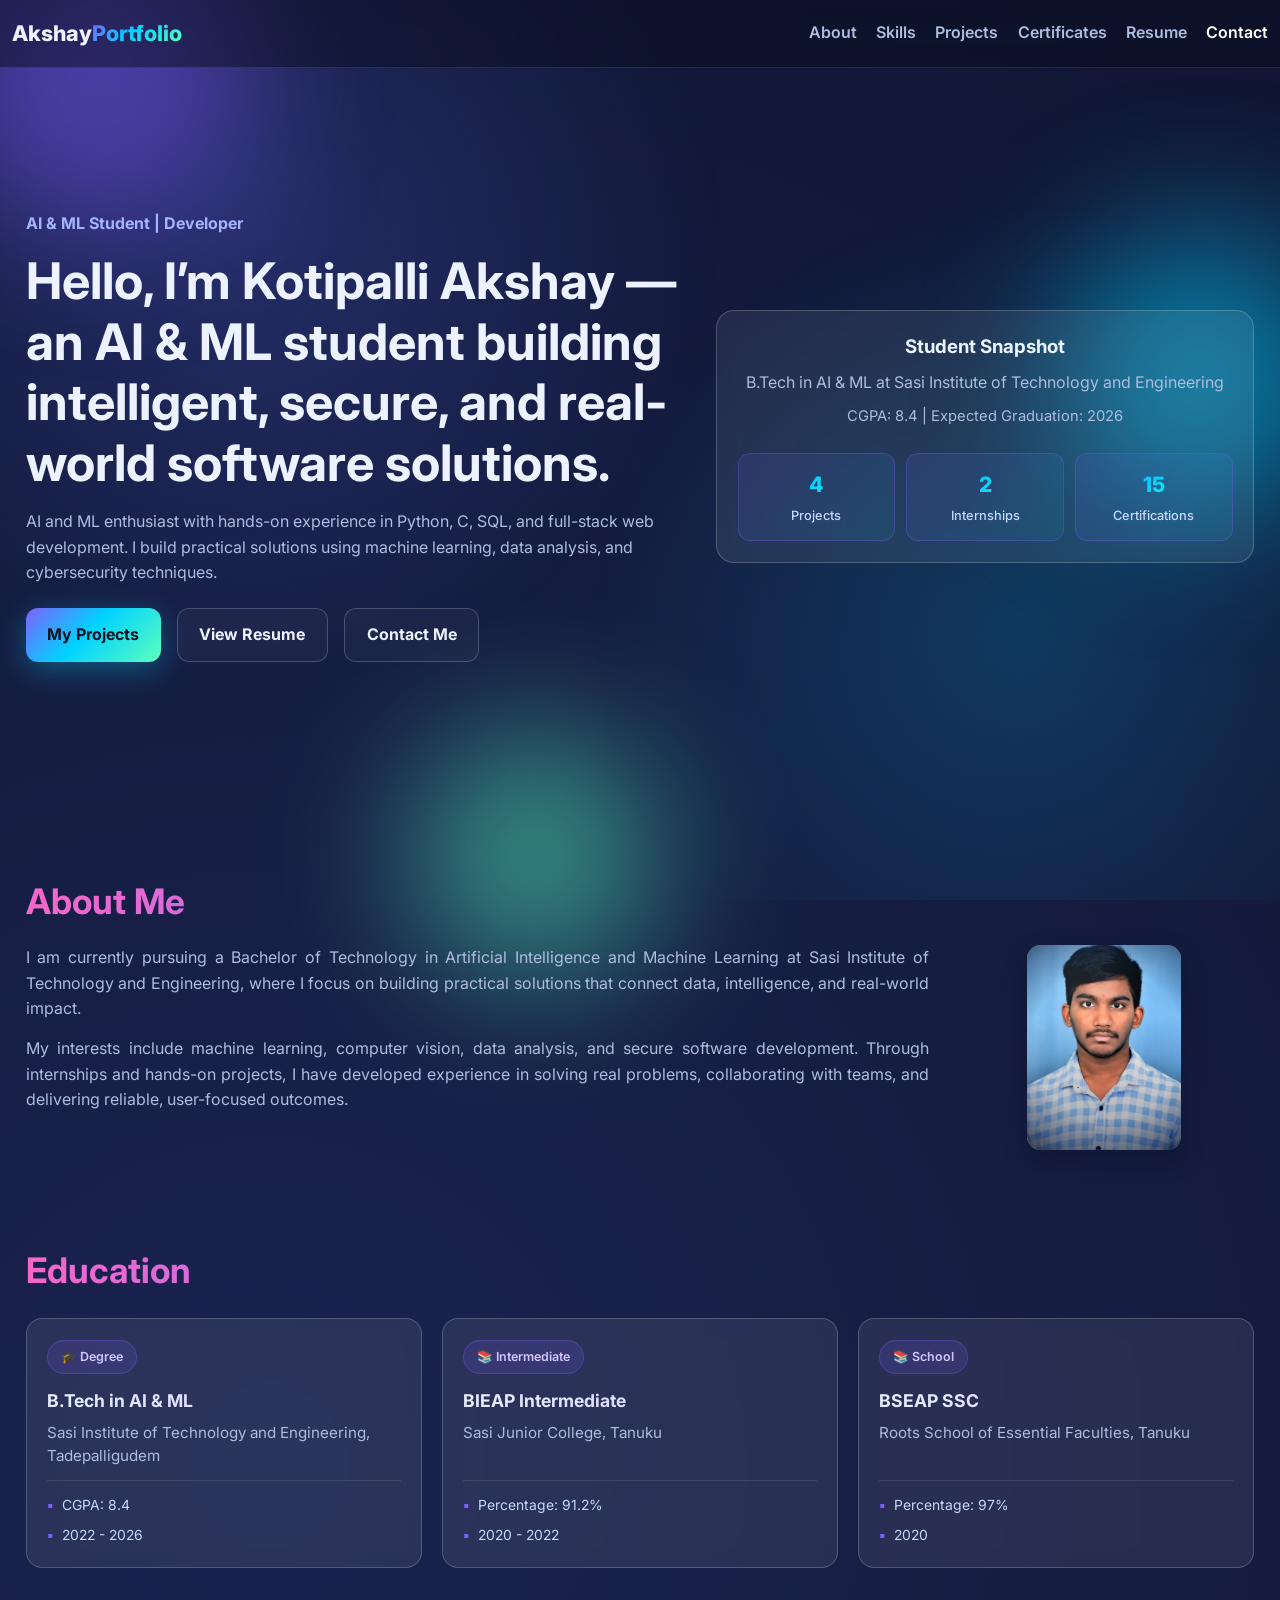
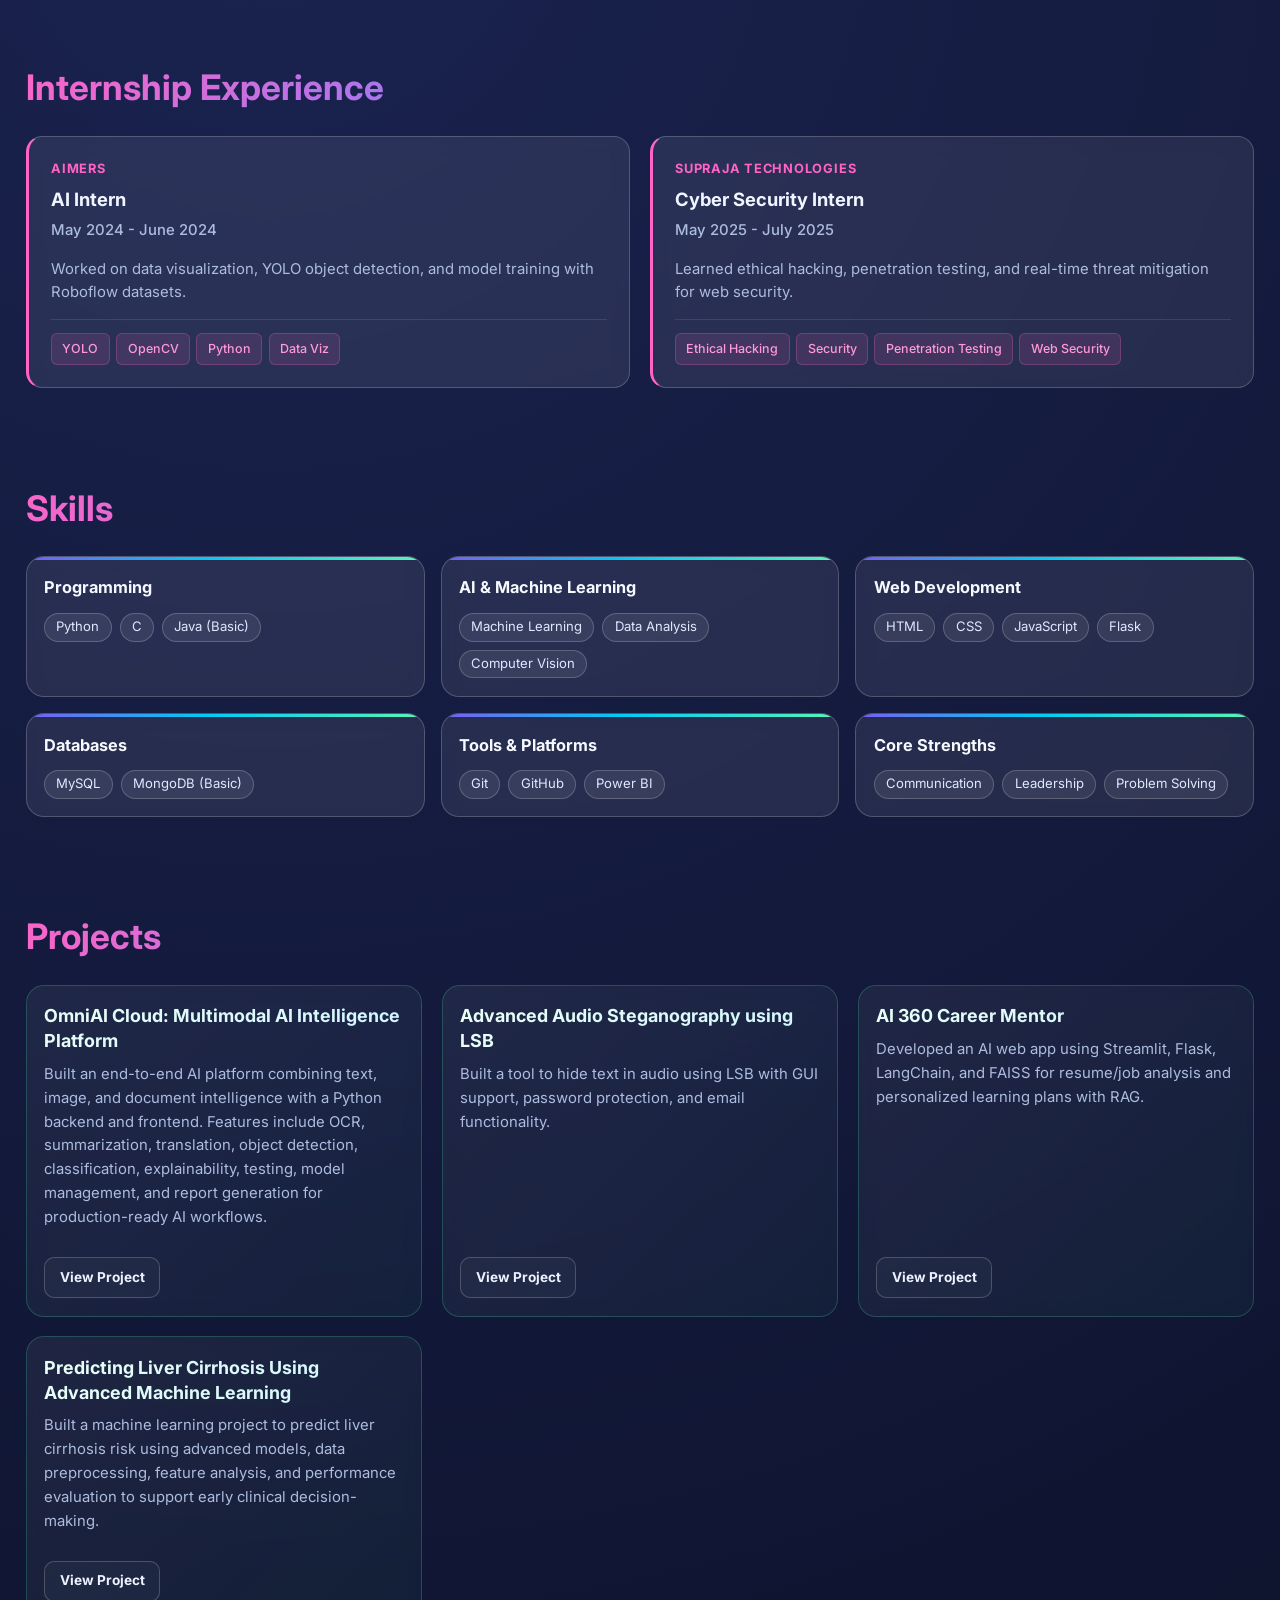
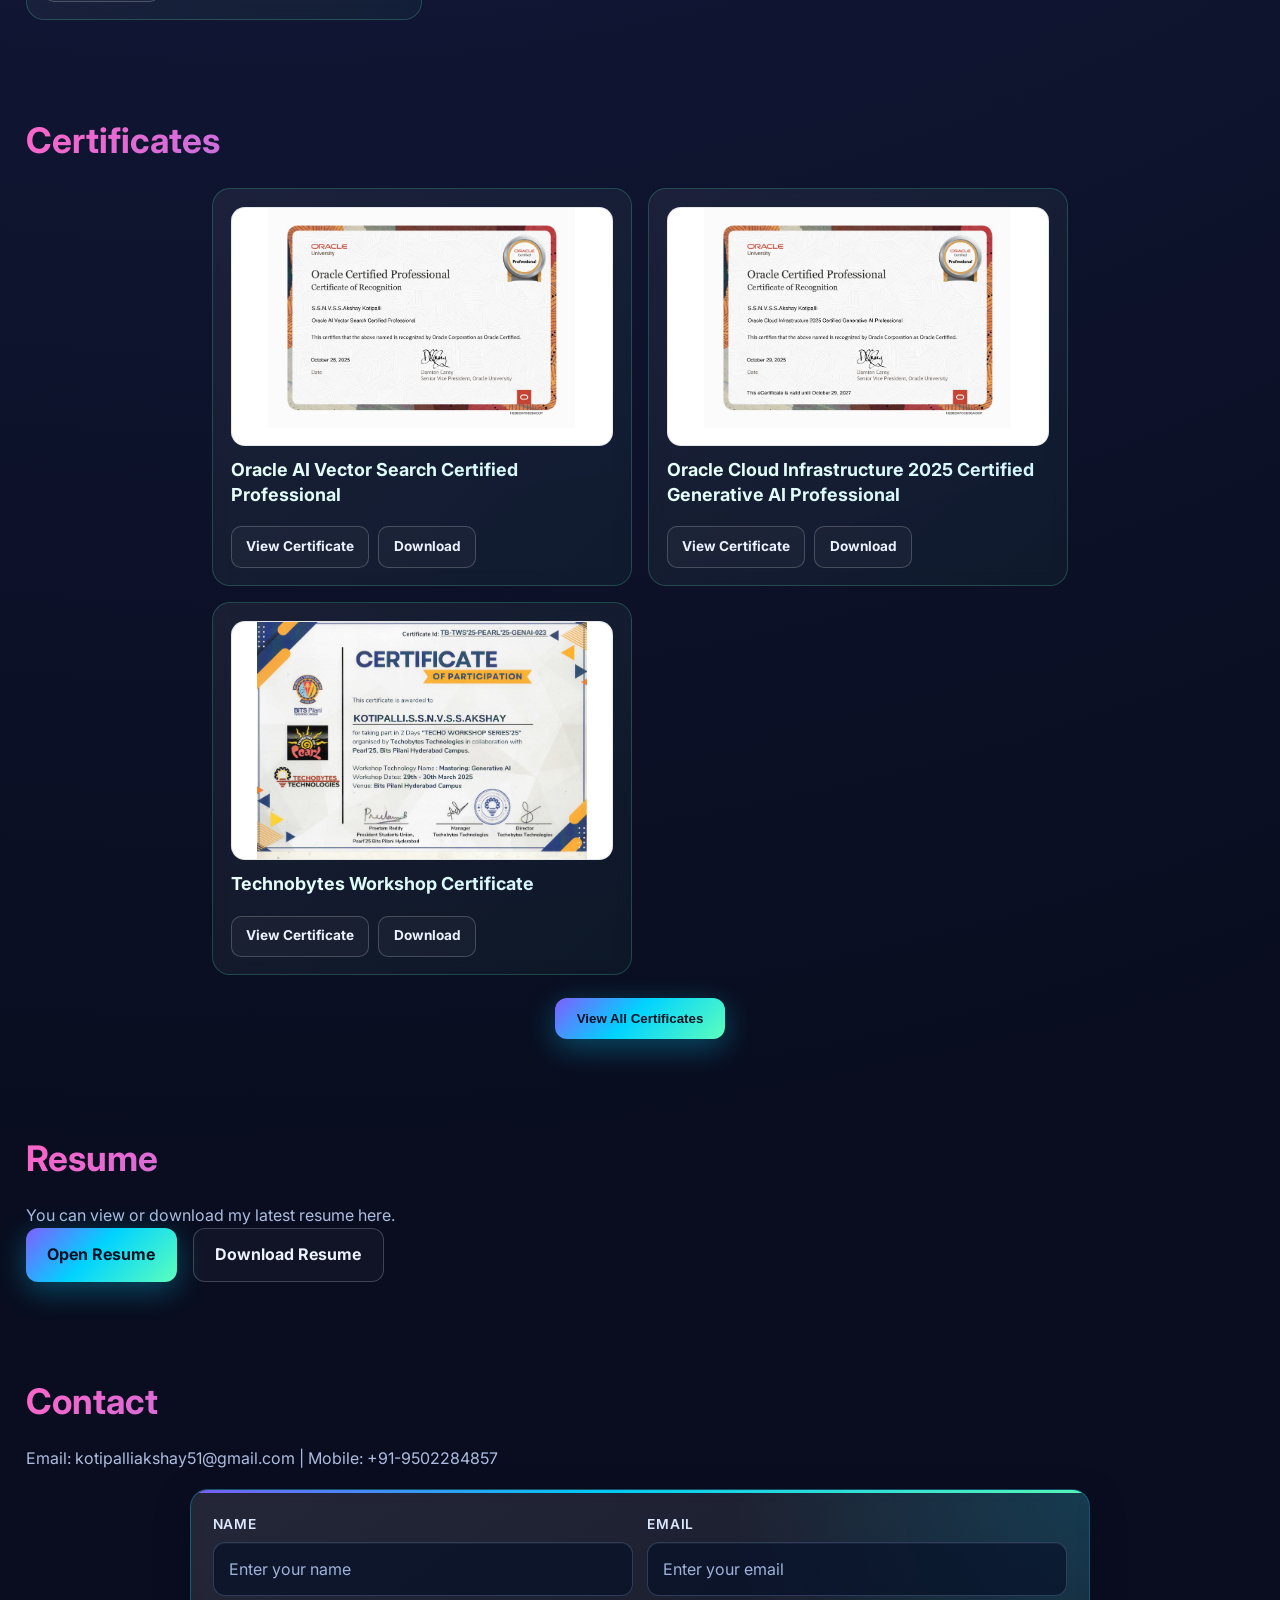
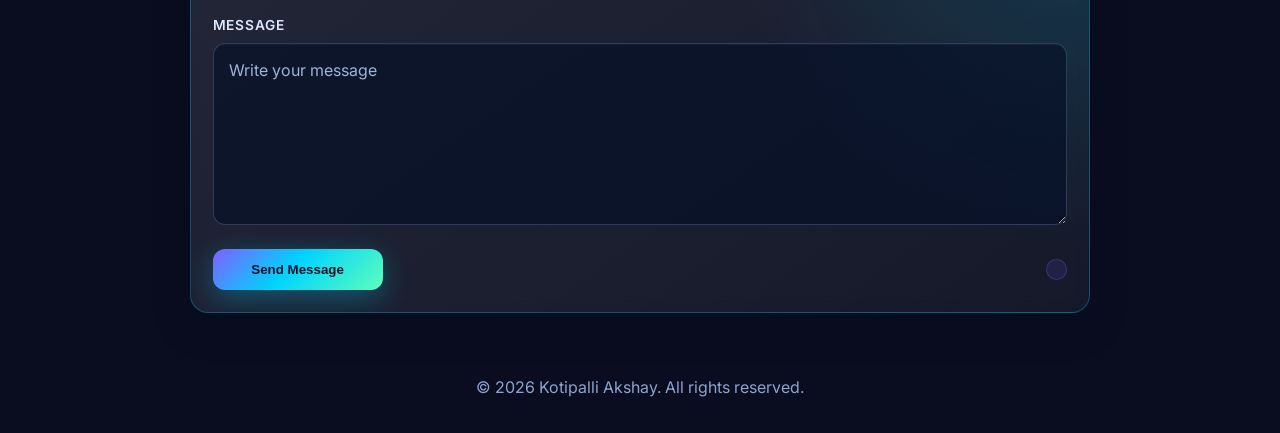
<file: index.html>
<!DOCTYPE html>
<html lang="en">
<head>
  <meta charset="UTF-8" />
  <meta name="viewport" content="width=device-width, initial-scale=1.0" />
  <title>Kotipalli Akshay | Portfolio</title>
  <link rel="icon" type="image/svg+xml" href="favicon.svg" />
  <link rel="shortcut icon" href="favicon.svg" />
  <link rel="preconnect" href="https://fonts.googleapis.com" />
  <link rel="preconnect" href="https://fonts.gstatic.com" crossorigin />
  <link href="https://fonts.googleapis.com/css2?family=Inter:wght@400;500;600;700;800&display=swap" rel="stylesheet" />
  <link rel="stylesheet" href="style.css?v=20260310-3" />
</head>
<body>
  <div class="bg-orb orb-1"></div>
  <div class="bg-orb orb-2"></div>
  <div class="bg-orb orb-3"></div>

  <header class="header" id="top">
    <nav class="navbar container">
      <a href="#top" class="brand">Akshay<span>Portfolio</span></a>
      <button class="menu-btn" id="menuBtn" aria-label="Open navigation">
        <span></span><span></span><span></span>
      </button>
      <ul class="nav-links" id="navLinks">
        <li><a href="#about">About</a></li>
        <li><a href="#skills">Skills</a></li>
        <li><a href="#projects">Projects</a></li>
        <li><a href="#certificates">Certificates</a></li>
        <li><a href="#resume">Resume</a></li>
        <li><a href="#contact">Contact</a></li>
      </ul>
    </nav>
  </header>

  <main>
    <section class="hero container reveal">
      <div class="hero-left">
        <p class="eyebrow">AI & ML Student | Developer</p>
        <h1>Hello, I’m Kotipalli Akshay — an AI & ML student building intelligent, secure, and real-world software solutions.</h1>
        <p class="lead">
          AI and ML enthusiast with hands-on experience in Python, C, SQL, and full-stack web development.
          I build practical solutions using machine learning, data analysis, and cybersecurity techniques.
        </p>
        <div class="hero-actions">
          <a href="#projects" class="btn btn-primary">My Projects</a>
          <a href="Akshay__Resume.pdf" class="btn btn-outline" target="_blank" rel="noopener">View Resume</a>
          <a href="#contact" class="btn btn-outline">Contact Me</a>
        </div>
      </div>
      <div class="hero-card float snapshot-card">
        <h3>Student Snapshot</h3>
        <p>B.Tech in AI & ML at Sasi Institute of Technology and Engineering</p>
        <p class="snapshot-meta">CGPA: 8.4 | Expected Graduation: 2026</p>
        <div class="stats">
          <div><strong>4</strong><span>Projects</span></div>
          <div><strong>2</strong><span>Internships</span></div>
          <div><strong>15</strong><span>Certifications</span></div>
        </div>
      </div>
    </section>

    <section id="about" class="section container reveal">
      <h2>About Me</h2>
      <div class="about-layout">
        <div class="about-copy">
          <p>
            I am currently pursuing a Bachelor of Technology in Artificial Intelligence and Machine Learning
            at Sasi Institute of Technology and Engineering, where I focus on building practical solutions that
            connect data, intelligence, and real-world impact.
          </p>
          <p>
            My interests include machine learning, computer vision, data analysis, and secure software development.
            Through internships and hands-on projects, I have developed experience in solving real problems,
            collaborating with teams, and delivering reliable, user-focused outcomes.
          </p>
        </div>
        <aside class="about-photo-card" aria-label="Profile Photo">
          <div class="about-photo-wrap">
            <img src="akshay%20img.jpg" alt="Portrait of Kotipalli Akshay" class="about-photo" loading="lazy" decoding="async" />
          </div>
        </aside>
      </div>
    </section>

    <section id="education" class="section container reveal">
      <h2>Education</h2>
      <div class="projects-grid">
        <article class="education-card">
          <div class="education-badge">🎓 Degree</div>
          <h3>B.Tech in AI & ML</h3>
          <p>Sasi Institute of Technology and Engineering, Tadepalligudem</p>
          <div class="education-highlights">
            <span>CGPA: 8.4</span>
            <span>2022 - 2026</span>
          </div>
        </article>
        <article class="education-card">
          <div class="education-badge">📚 Intermediate</div>
          <h3>BIEAP Intermediate</h3>
          <p>Sasi Junior College, Tanuku</p>
          <div class="education-highlights">
            <span>Percentage: 91.2%</span>
            <span>2020 - 2022</span>
          </div>
        </article>
        <article class="education-card">
          <div class="education-badge">📚 School</div>
          <h3>BSEAP SSC</h3>
          <p>Roots School of Essential Faculties, Tanuku</p>
          <div class="education-highlights">
            <span>Percentage: 97%</span>
            <span>2020</span>
          </div>
        </article>
      </div>
    </section>

    <section id="internships" class="section container reveal">
      <h2>Internship Experience</h2>
      <div class="projects-grid">
        <article class="internship-card">
          <div class="internship-company">AIMERS</div>
          <h3>AI Intern</h3>
          <p class="internship-duration">May 2024 - June 2024</p>
          <p>Worked on data visualization, YOLO object detection, and model training with Roboflow datasets.</p>
          <div class="internship-techs">
            <span class="internship-tech-tag">YOLO</span>
            <span class="internship-tech-tag">OpenCV</span>
            <span class="internship-tech-tag">Python</span>
            <span class="internship-tech-tag">Data Viz</span>
          </div>
        </article>
        <article class="internship-card">
          <div class="internship-company">Supraja Technologies</div>
          <h3>Cyber Security Intern</h3>
          <p class="internship-duration">May 2025 - July 2025</p>
          <p>Learned ethical hacking, penetration testing, and real-time threat mitigation for web security.</p>
          <div class="internship-techs">
            <span class="internship-tech-tag">Ethical Hacking</span>
            <span class="internship-tech-tag">Security</span>
            <span class="internship-tech-tag">Penetration Testing</span>
            <span class="internship-tech-tag">Web Security</span>
          </div>
        </article>
      </div>
    </section>

    <section id="skills" class="section container reveal">
      <h2>Skills</h2>
      <div class="skills-grid">
        <article class="glass-card skill-card">
          <h3>Programming</h3>
          <ul class="skill-chip-list">
            <li>Python</li>
            <li>C</li>
            <li>Java (Basic)</li>
          </ul>
        </article>
        <article class="glass-card skill-card">
          <h3>AI &amp; Machine Learning</h3>
          <ul class="skill-chip-list">
            <li>Machine Learning</li>
            <li>Data Analysis</li>
            <li>Computer Vision</li>
          </ul>
        </article>
        <article class="glass-card skill-card">
          <h3>Web Development</h3>
          <ul class="skill-chip-list">
            <li>HTML</li>
            <li>CSS</li>
            <li>JavaScript</li>
            <li>Flask</li>
          </ul>
        </article>
        <article class="glass-card skill-card">
          <h3>Databases</h3>
          <ul class="skill-chip-list">
            <li>MySQL</li>
            <li>MongoDB (Basic)</li>
          </ul>
        </article>
        <article class="glass-card skill-card">
          <h3>Tools &amp; Platforms</h3>
          <ul class="skill-chip-list">
            <li>Git</li>
            <li>GitHub</li>
            <li>Power BI</li>
          </ul>
        </article>
        <article class="glass-card skill-card">
          <h3>Core Strengths</h3>
          <ul class="skill-chip-list">
            <li>Communication</li>
            <li>Leadership</li>
            <li>Problem Solving</li>
          </ul>
        </article>
      </div>
    </section>

    <section id="projects" class="section container reveal">
      <h2>Projects</h2>
      <div class="projects-grid">
        <article class="project-card tilt-card">
          <h3>OmniAI Cloud: Multimodal AI Intelligence Platform</h3>
          <p>Built an end-to-end AI platform combining text, image, and document intelligence with a Python backend and frontend. Features include OCR, summarization, translation, object detection, classification, explainability, testing, model management, and report generation for production-ready AI workflows.</p>
          <div class="project-actions">
            <a href="https://github.com/akshaykotipalli95/OMNI-AI-CLOUD.git" class="btn btn-outline" target="_blank" rel="noopener">View Project</a>
          </div>
        </article>
        <article class="project-card tilt-card">
          <h3>Advanced Audio Steganography using LSB</h3>
          <p>Built a tool to hide text in audio using LSB with GUI support, password protection, and email functionality.</p>
          <div class="project-actions">
            <a href="https://github.com/akshaykotipalli95/Audio_Steganography.git" class="btn btn-outline" target="_blank" rel="noopener">View Project</a>
          </div>
        </article>
        <article class="project-card tilt-card">
          <h3>AI 360 Career Mentor</h3>
          <p>Developed an AI web app using Streamlit, Flask, LangChain, and FAISS for resume/job analysis and personalized learning plans with RAG.</p>
          <div class="project-actions">
            <a href="https://github.com/akshaykotipalli95/AI-360-Career-Mentor.git" class="btn btn-outline" target="_blank" rel="noopener">View Project</a>
          </div>
        </article>
        <article class="project-card tilt-card">
          <h3>Predicting Liver Cirrhosis Using Advanced Machine Learning</h3>
          <p>Built a machine learning project to predict liver cirrhosis risk using advanced models, data preprocessing, feature analysis, and performance evaluation to support early clinical decision-making.</p>
          <div class="project-actions">
            <a href="https://github.com/akshaykotipalli95/predicting-liver-cirrhosis-using-advanced.git" class="btn btn-outline" target="_blank" rel="noopener">View Project</a>
          </div>
        </article>
      </div>
    </section>

    <section id="certificates" class="section container reveal">
      <h2>Certificates</h2>
      <div class="cert-grid">
        <article class="project-card certificate-card">
          <div class="certificate-preview certificate-preview-pdf">
            <img class="certificate-image" src="oracle_vector_preview.png" alt="Oracle AI Vector Search Certified Professional Certificate" loading="lazy" />
          </div>
          <h3>Oracle AI Vector Search Certified Professional</h3>
          <div class="certificate-actions">
            <a href="oracle_eCertificate_vector%20ai_certification.pdf" class="btn btn-outline" target="_blank" rel="noopener">View Certificate</a>
            <a href="oracle_eCertificate_vector%20ai_certification.pdf" class="btn btn-outline" download>Download</a>
          </div>
        </article>
        <article class="project-card certificate-card">
          <div class="certificate-preview certificate-preview-pdf">
            <img class="certificate-image" src="oracle_gen_preview.png" alt="Oracle Cloud Infrastructure 2025 Certified Generative AI Professional Certificate" loading="lazy" />
          </div>
          <h3>Oracle Cloud Infrastructure 2025 Certified Generative AI Professional</h3>
          <div class="certificate-actions">
            <a href="oracle_eCertificate_gen%20ai_certification.pdf" class="btn btn-outline" target="_blank" rel="noopener">View Certificate</a>
            <a href="oracle_eCertificate_gen%20ai_certification.pdf" class="btn btn-outline" download>Download</a>
          </div>
        </article>
        <article class="project-card certificate-card">
          <div class="certificate-preview certificate-preview-pdf">
            <img class="certificate-image" src="workshop.jpg" alt="Technobytes Workshop Certificate" loading="lazy" />
          </div>
          <h3>Technobytes Workshop Certificate</h3>
          <div class="certificate-actions">
            <a href="workshop.jpg" class="btn btn-outline" target="_blank" rel="noopener">View Certificate</a>
            <a href="workshop.jpg" class="btn btn-outline" download>Download</a>
          </div>
        </article>
        <article class="project-card certificate-card cert-item-extra">
          <div class="certificate-preview certificate-preview-pdf">
            <img class="certificate-image" src="aimers_preview.png" alt="AIMERS Artificial Intelligence Internship Certificate" loading="lazy" />
          </div>
          <h3>AIMERS Artificial Intelligence Internship Certificate</h3>
          <div class="certificate-actions">
            <a href="aimers%20internship%20certificate.pdf" class="btn btn-outline" target="_blank" rel="noopener">View Certificate</a>
            <a href="aimers%20internship%20certificate.pdf" class="btn btn-outline" download>Download</a>
          </div>
        </article>
        <article class="project-card certificate-card cert-item-extra">
          <div class="certificate-preview certificate-preview-pdf">
            <img class="certificate-image" src="suprajaintern.jpg" alt="Supraja Technologies Internship Completion Certificate" loading="lazy" />
          </div>
          <h3>Supraja Internship Completion Certificate</h3>
          <div class="certificate-actions">
            <a href="suprajaintern.jpg" class="btn btn-outline" target="_blank" rel="noopener">View Certificate</a>
            <a href="suprajaintern.jpg" class="btn btn-outline" download>Download</a>
          </div>
        </article>
        <article class="project-card certificate-card cert-item-extra">
          <div class="certificate-preview certificate-preview-pdf">
            <img class="certificate-image" src="Hack-a-thon.%20Certificate_page-0001.jpg" alt="FORGE INSPIRA'25 Hack-a-thon Certificate of Participation" loading="lazy" />
          </div>
          <h3>FORGE INSPIRA'25 Hack-a-thon Certificate</h3>
          <div class="certificate-actions">
            <a href="Hack-a-thon.%20Certificate_page-0001.jpg" class="btn btn-outline" target="_blank" rel="noopener">View Certificate</a>
            <a href="Hack-a-thon.%20Certificate_page-0001.jpg" class="btn btn-outline" download>Download</a>
          </div>
        </article>
        <article class="project-card certificate-card cert-item-extra">
          <div class="certificate-preview certificate-preview-pdf">
            <img class="certificate-image" src="aws_data_engineering_preview.png" alt="AWS Academy Data Engineering Certificate" loading="lazy" />
          </div>
          <h3>AWS Academy Graduate - AWS Academy Data Engineering</h3>
          <div class="certificate-actions">
            <a href="AWS_Academy_Graduate___AWS_Academy_Data_Engineering_Badge20240528-8-7kj61x.pdf" class="btn btn-outline" target="_blank" rel="noopener">View Certificate</a>
            <a href="AWS_Academy_Graduate___AWS_Academy_Data_Engineering_Badge20240528-8-7kj61x.pdf" class="btn btn-outline" download>Download</a>
          </div>
        </article>
        <article class="project-card certificate-card cert-item-extra">
          <div class="certificate-preview certificate-preview-pdf">
            <img class="certificate-image" src="aws_ml_foundations_preview.png" alt="AWS Academy Machine Learning Foundations Certificate" loading="lazy" />
          </div>
          <h3>AWS Academy Graduate - AWS Academy Machine Learning Foundations</h3>
          <div class="certificate-actions">
            <a href="AWS_Academy_Graduate___AWS_Academy_Machine_Learning_Foundations_Badge20240209-40-7j9fxl.pdf" class="btn btn-outline" target="_blank" rel="noopener">View Certificate</a>
            <a href="AWS_Academy_Graduate___AWS_Academy_Machine_Learning_Foundations_Badge20240209-40-7j9fxl.pdf" class="btn btn-outline" download>Download</a>
          </div>
        </article>
        <article class="project-card certificate-card cert-item-extra">
          <div class="certificate-preview certificate-preview-pdf">
            <img class="certificate-image" src="cambridge_preview.png" alt="Cambridge Certificate" loading="lazy" />
          </div>
          <h3>Cambridge Certificate</h3>
          <div class="certificate-actions">
            <a href="cambridge%20certificate.pdf" class="btn btn-outline" target="_blank" rel="noopener">View Certificate</a>
            <a href="cambridge%20certificate.pdf" class="btn btn-outline" download>Download</a>
          </div>
        </article>
        <article class="project-card certificate-card cert-item-extra">
          <div class="certificate-preview certificate-preview-pdf">
            <img class="certificate-image" src="aws_cloud_foundations_preview.png" alt="AWS Academy Cloud Foundations Certificate" loading="lazy" />
          </div>
          <h3>AWS Academy Graduate - AWS Academy Cloud Foundations</h3>
          <div class="certificate-actions">
            <a href="AWS_Academy_Graduate___AWS_Academy_Cloud_Foundations_Badge20240528-8-uq0wk0.pdf" class="btn btn-outline" target="_blank" rel="noopener">View Certificate</a>
            <a href="AWS_Academy_Graduate___AWS_Academy_Cloud_Foundations_Badge20240528-8-uq0wk0.pdf" class="btn btn-outline" download>Download</a>
          </div>
        </article>
        <article class="project-card certificate-card cert-item-extra">
          <div class="certificate-preview certificate-preview-pdf">
            <img class="certificate-image" src="smartinternz_preview.png" alt="SmartInternz Certificate" loading="lazy" />
          </div>
          <h3>SmartInternz Certificate</h3>
          <div class="certificate-actions">
            <a href="Certificate%20-%20SmartInternz.pdf" class="btn btn-outline" target="_blank" rel="noopener">View Certificate</a>
            <a href="Certificate%20-%20SmartInternz.pdf" class="btn btn-outline" download>Download</a>
          </div>
        </article>
        <article class="project-card certificate-card cert-item-extra">
          <div class="certificate-preview certificate-preview-pdf">
            <img class="certificate-image" src="hybrid_hack_preview.png" alt="Hybrid Hack Certificate" loading="lazy" />
          </div>
          <h3>Hybrid Hack Certificate</h3>
          <div class="certificate-actions">
            <a href="hybrid%20hack%20cert.pdf" class="btn btn-outline" target="_blank" rel="noopener">View Certificate</a>
            <a href="hybrid%20hack%20cert.pdf" class="btn btn-outline" download>Download</a>
          </div>
        </article>
        <article class="project-card certificate-card cert-item-extra">
          <div class="certificate-preview certificate-preview-pdf">
            <img class="certificate-image" src="data_analytics_session_preview.png" alt="Participation Certificate Data Analytics Session" loading="lazy" />
          </div>
          <h3>Participation Certificate - Data Analytics Session</h3>
          <div class="certificate-actions">
            <a href="Participation%20Certificate-%20Data%20Analytics%20session.pdf" class="btn btn-outline" target="_blank" rel="noopener">View Certificate</a>
            <a href="Participation%20Certificate-%20Data%20Analytics%20session.pdf" class="btn btn-outline" download>Download</a>
          </div>
        </article>
        <article class="project-card certificate-card cert-item-extra">
          <div class="certificate-preview certificate-preview-pdf">
            <img class="certificate-image" src="adobe_page-0001.jpg" alt="Adobe Certificate" loading="lazy" />
          </div>
          <h3>Adobe Certificate</h3>
          <div class="certificate-actions">
            <a href="adobe_page-0001.jpg" class="btn btn-outline" target="_blank" rel="noopener">View Certificate</a>
            <a href="adobe_page-0001.jpg" class="btn btn-outline" download>Download</a>
          </div>
        </article>
        <article class="project-card certificate-card cert-item-extra">
          <div class="certificate-preview certificate-preview-pdf">
            <img class="certificate-image" src="unstop.jpg" alt="Unstop Certificate" loading="lazy" />
          </div>
          <h3>Unstop Certificate</h3>
          <div class="certificate-actions">
            <a href="unstop.jpg" class="btn btn-outline" target="_blank" rel="noopener">View Certificate</a>
            <a href="unstop.jpg" class="btn btn-outline" download>Download</a>
          </div>
        </article>
      </div>
      <div class="center-action">
        <button type="button" id="toggleCertificates" class="btn btn-primary">View All Certificates</button>
      </div>
    </section>

    <section id="resume" class="section container reveal">
      <h2>Resume</h2>
      <p>You can view or download my latest resume here.</p>
      <div class="hero-actions">
        <a href="Akshay__Resume.pdf" class="btn btn-primary" target="_blank" rel="noopener">Open Resume</a>
        <a href="Akshay__Resume.pdf" class="btn btn-outline" download>Download Resume</a>
      </div>
    </section>

    <section id="contact" class="section container reveal">
      <h2>Contact</h2>
      <p class="contact-intro">Email: kotipalliakshay51@gmail.com | Mobile: +91-9502284857</p>

      <div class="contact-card">
        <form id="contactForm" class="contact-form">
          <div class="contact-row">
            <div>
              <label for="name">Name</label>
              <input id="name" name="name" type="text" placeholder="Enter your name" autocomplete="name" required />
            </div>

            <div>
              <label for="email">Email</label>
              <input id="email" name="email" type="email" placeholder="Enter your email" autocomplete="email" required />
            </div>
          </div>

          <div>
            <label for="message">Message</label>
            <textarea id="message" name="message" rows="6" placeholder="Write your message" required></textarea>
          </div>

          <div class="contact-actions">
            <button type="submit" class="btn btn-primary">Send Message</button>
            <p id="formStatus" class="form-note" aria-live="polite"></p>
          </div>
        </form>
      </div>
    </section>
  </main>

  <footer class="footer container">
    <p>© 2026 Kotipalli Akshay. All rights reserved.</p>
  </footer>

  <script src="script.js?v=20260306-1"></script>
</body>
</html>
</file>
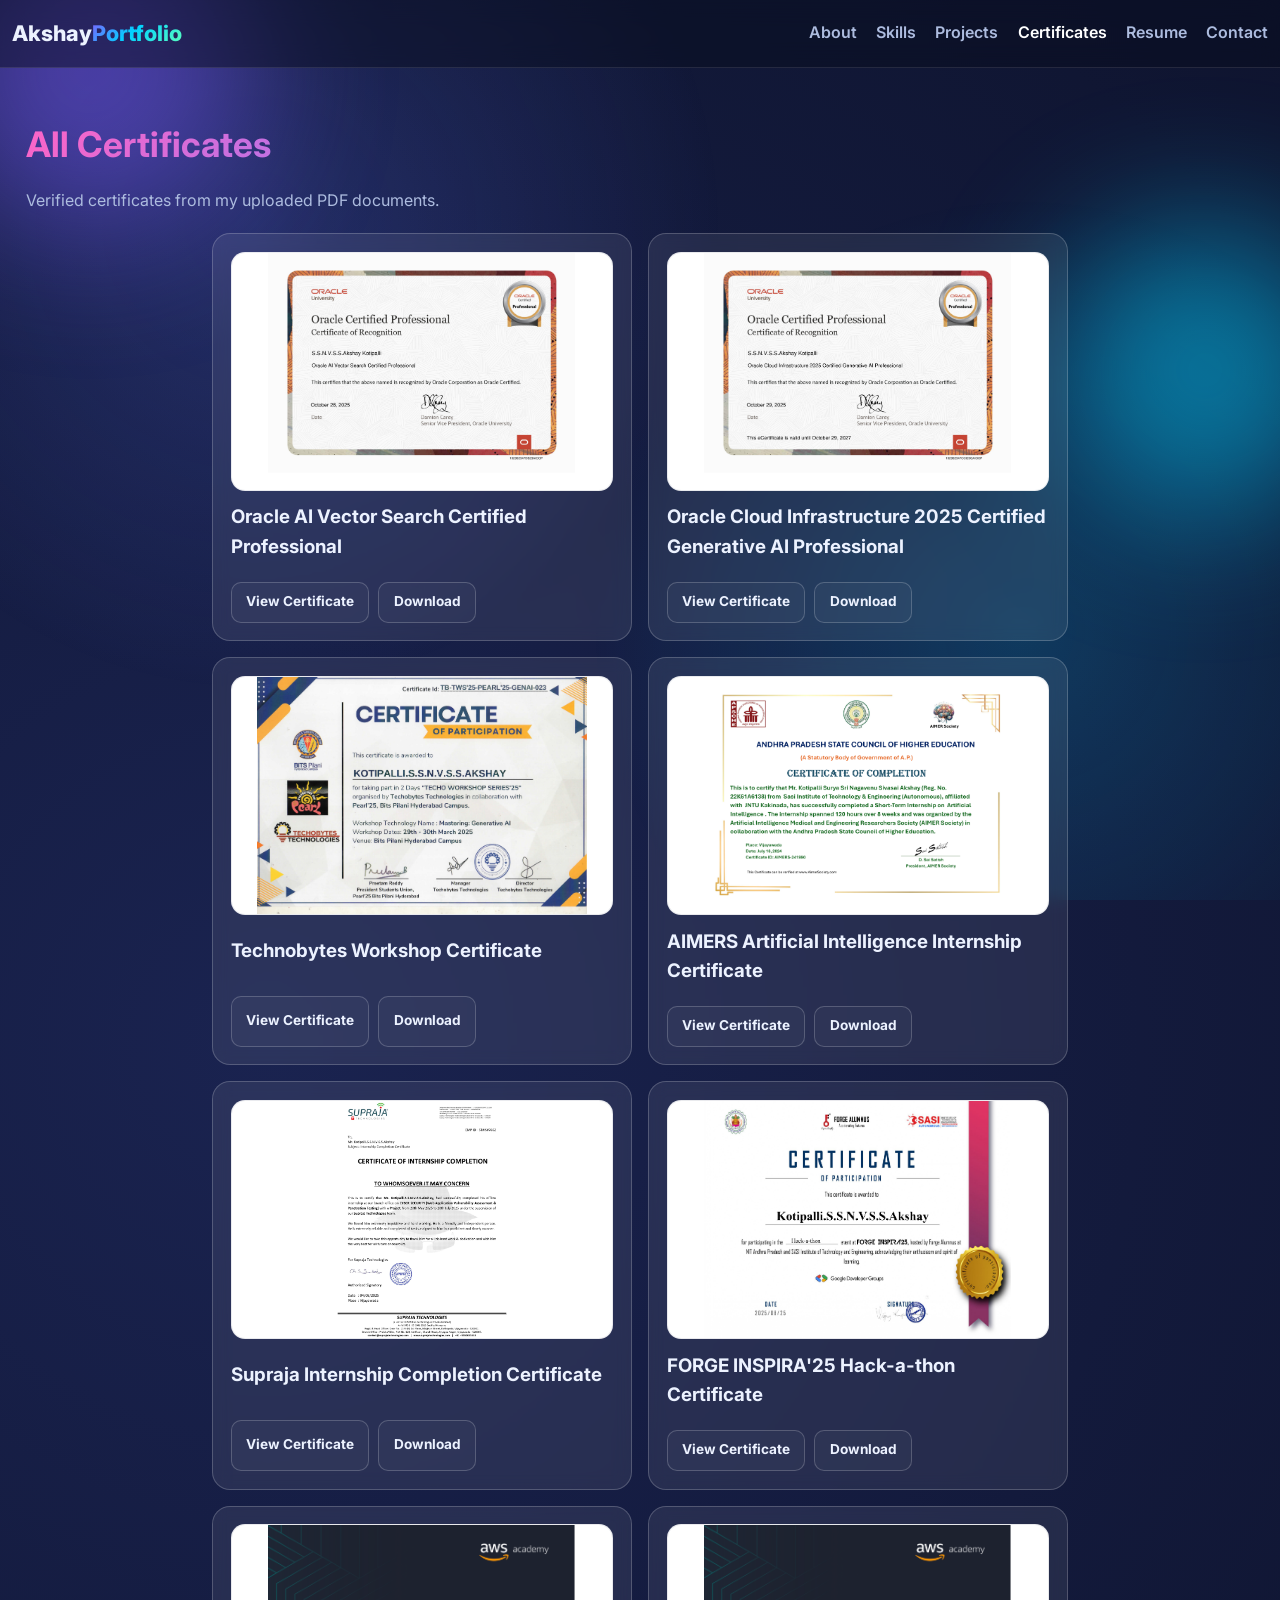
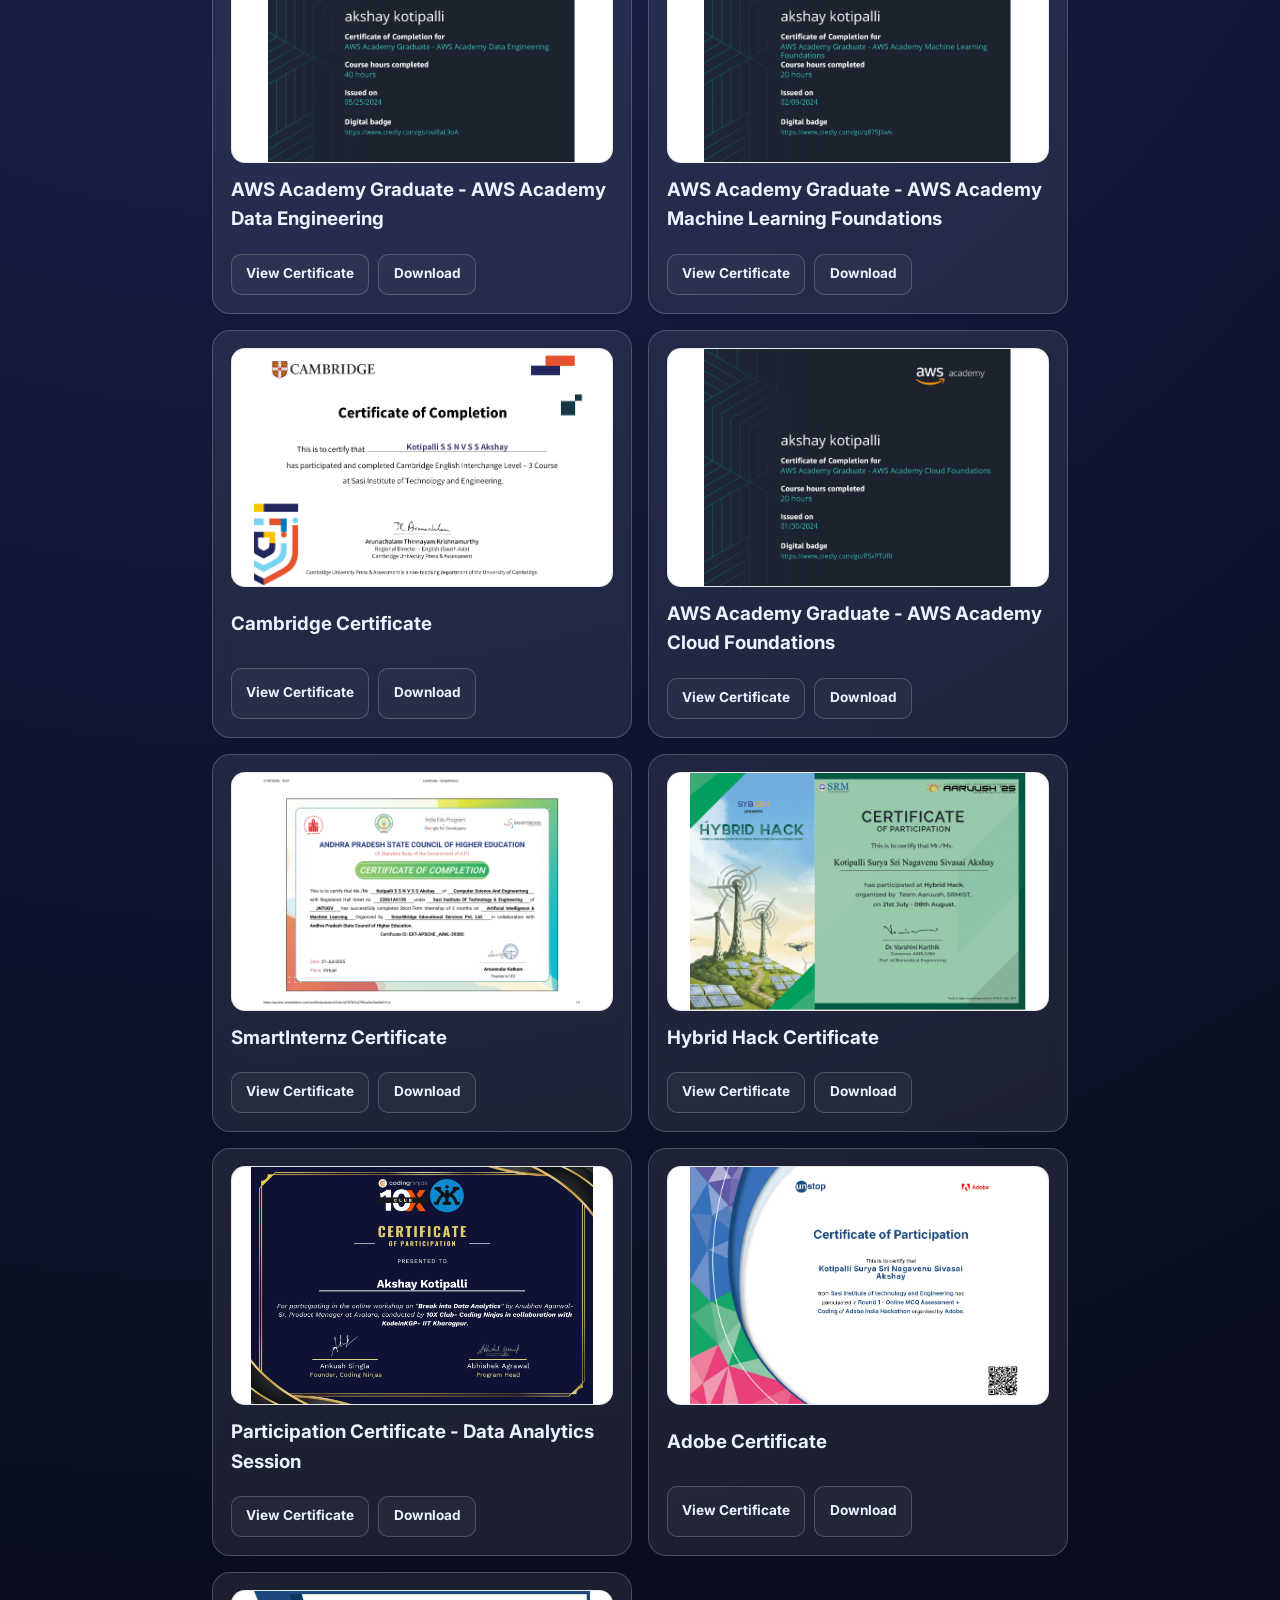
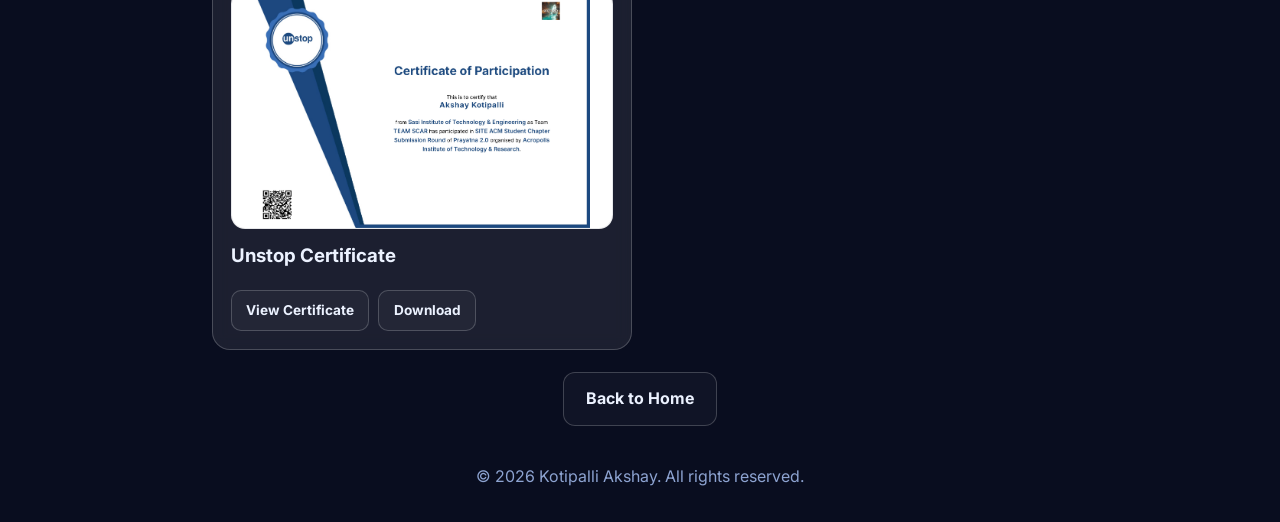
<file: certificates.html>
<!DOCTYPE html>
<html lang="en">
<head>
  <meta charset="UTF-8" />
  <meta name="viewport" content="width=device-width, initial-scale=1.0" />
  <title>Certificates | Kotipalli Akshay</title>
  <link rel="icon" type="image/svg+xml" href="favicon.svg" />
  <link rel="shortcut icon" href="favicon.svg" />
  <link rel="preconnect" href="https://fonts.googleapis.com" />
  <link rel="preconnect" href="https://fonts.gstatic.com" crossorigin />
  <link href="https://fonts.googleapis.com/css2?family=Inter:wght@400;500;600;700;800&display=swap" rel="stylesheet" />
  <link rel="stylesheet" href="style.css?v=20260310-3" />
</head>
<body>
  <div class="bg-orb orb-1"></div>
  <div class="bg-orb orb-2"></div>

  <header class="header">
    <nav class="navbar container">
      <a href="index.html" class="brand">Akshay<span>Portfolio</span></a>
      <button class="menu-btn" id="menuBtn" aria-label="Open navigation">
        <span></span><span></span><span></span>
      </button>
      <ul class="nav-links" id="navLinks">
        <li><a href="index.html#about">About</a></li>
        <li><a href="index.html#skills">Skills</a></li>
        <li><a href="index.html#projects">Projects</a></li>
        <li><a href="certificates.html" class="active">Certificates</a></li>
        <li><a href="index.html#resume">Resume</a></li>
        <li><a href="contact.html">Contact</a></li>
      </ul>
    </nav>
  </header>

  <main class="container">
    <section class="page-header reveal">
      <h1 class="page-title">All Certificates</h1>
      <p>Verified certificates from my uploaded PDF documents.</p>
    </section>

    <section class="cert-list reveal">
      <article class="cert-item certificate-card">
        <div class="certificate-preview certificate-preview-pdf">
          <img class="certificate-image" src="oracle_vector_preview.png" alt="Oracle AI Vector Search Certified Professional Certificate" loading="lazy" />
        </div>
        <h3>Oracle AI Vector Search Certified Professional</h3>
        <div class="certificate-actions">
          <a href="oracle_eCertificate_vector%20ai_certification.pdf" class="btn btn-outline" target="_blank" rel="noopener">View Certificate</a>
          <a href="oracle_eCertificate_vector%20ai_certification.pdf" class="btn btn-outline" download>Download</a>
        </div>
      </article>
      <article class="cert-item certificate-card">
        <div class="certificate-preview certificate-preview-pdf">
          <img class="certificate-image" src="oracle_gen_preview.png" alt="Oracle Cloud Infrastructure 2025 Certified Generative AI Professional Certificate" loading="lazy" />
        </div>
        <h3>Oracle Cloud Infrastructure 2025 Certified Generative AI Professional</h3>
        <div class="certificate-actions">
          <a href="oracle_eCertificate_gen%20ai_certification.pdf" class="btn btn-outline" target="_blank" rel="noopener">View Certificate</a>
          <a href="oracle_eCertificate_gen%20ai_certification.pdf" class="btn btn-outline" download>Download</a>
        </div>
      </article>
      <article class="cert-item certificate-card">
        <div class="certificate-preview certificate-preview-pdf">
          <img class="certificate-image" src="workshop.jpg" alt="Technobytes Workshop Certificate" loading="lazy" />
        </div>
        <h3>Technobytes Workshop Certificate</h3>
        <div class="certificate-actions">
          <a href="workshop.jpg" class="btn btn-outline" target="_blank" rel="noopener">View Certificate</a>
          <a href="workshop.jpg" class="btn btn-outline" download>Download</a>
        </div>
      </article>
      <article class="cert-item certificate-card">
        <div class="certificate-preview certificate-preview-pdf">
          <img class="certificate-image" src="aimers_preview.png" alt="AIMERS Artificial Intelligence Internship Certificate" loading="lazy" />
        </div>
        <h3>AIMERS Artificial Intelligence Internship Certificate</h3>
        <div class="certificate-actions">
          <a href="aimers%20internship%20certificate.pdf" class="btn btn-outline" target="_blank" rel="noopener">View Certificate</a>
          <a href="aimers%20internship%20certificate.pdf" class="btn btn-outline" download>Download</a>
        </div>
      </article>
      <article class="cert-item certificate-card">
        <div class="certificate-preview certificate-preview-pdf">
          <img class="certificate-image" src="suprajaintern.jpg" alt="Supraja Technologies Internship Completion Certificate" loading="lazy" />
        </div>
        <h3>Supraja Internship Completion Certificate</h3>
        <div class="certificate-actions">
          <a href="suprajaintern.jpg" class="btn btn-outline" target="_blank" rel="noopener">View Certificate</a>
          <a href="suprajaintern.jpg" class="btn btn-outline" download>Download</a>
        </div>
      </article>
      <article class="cert-item certificate-card">
        <div class="certificate-preview certificate-preview-pdf">
          <img class="certificate-image" src="Hack-a-thon.%20Certificate_page-0001.jpg" alt="FORGE INSPIRA'25 Hack-a-thon Certificate of Participation" loading="lazy" />
        </div>
        <h3>FORGE INSPIRA'25 Hack-a-thon Certificate</h3>
        <div class="certificate-actions">
          <a href="Hack-a-thon.%20Certificate_page-0001.jpg" class="btn btn-outline" target="_blank" rel="noopener">View Certificate</a>
          <a href="Hack-a-thon.%20Certificate_page-0001.jpg" class="btn btn-outline" download>Download</a>
        </div>
      </article>
      <article class="cert-item certificate-card">
        <div class="certificate-preview certificate-preview-pdf">
          <img class="certificate-image" src="aws_data_engineering_preview.png" alt="AWS Academy Data Engineering Certificate" loading="lazy" />
        </div>
        <h3>AWS Academy Graduate - AWS Academy Data Engineering</h3>
        <div class="certificate-actions">
          <a href="AWS_Academy_Graduate___AWS_Academy_Data_Engineering_Badge20240528-8-7kj61x.pdf" class="btn btn-outline" target="_blank" rel="noopener">View Certificate</a>
          <a href="AWS_Academy_Graduate___AWS_Academy_Data_Engineering_Badge20240528-8-7kj61x.pdf" class="btn btn-outline" download>Download</a>
        </div>
      </article>
      <article class="cert-item certificate-card">
        <div class="certificate-preview certificate-preview-pdf">
          <img class="certificate-image" src="aws_ml_foundations_preview.png" alt="AWS Academy Machine Learning Foundations Certificate" loading="lazy" />
        </div>
        <h3>AWS Academy Graduate - AWS Academy Machine Learning Foundations</h3>
        <div class="certificate-actions">
          <a href="AWS_Academy_Graduate___AWS_Academy_Machine_Learning_Foundations_Badge20240209-40-7j9fxl.pdf" class="btn btn-outline" target="_blank" rel="noopener">View Certificate</a>
          <a href="AWS_Academy_Graduate___AWS_Academy_Machine_Learning_Foundations_Badge20240209-40-7j9fxl.pdf" class="btn btn-outline" download>Download</a>
        </div>
      </article>
      <article class="cert-item certificate-card">
        <div class="certificate-preview certificate-preview-pdf">
          <img class="certificate-image" src="cambridge_preview.png" alt="Cambridge Certificate" loading="lazy" />
        </div>
        <h3>Cambridge Certificate</h3>
        <div class="certificate-actions">
          <a href="cambridge%20certificate.pdf" class="btn btn-outline" target="_blank" rel="noopener">View Certificate</a>
          <a href="cambridge%20certificate.pdf" class="btn btn-outline" download>Download</a>
        </div>
      </article>
      <article class="cert-item certificate-card">
        <div class="certificate-preview certificate-preview-pdf">
          <img class="certificate-image" src="aws_cloud_foundations_preview.png" alt="AWS Academy Cloud Foundations Certificate" loading="lazy" />
        </div>
        <h3>AWS Academy Graduate - AWS Academy Cloud Foundations</h3>
        <div class="certificate-actions">
          <a href="AWS_Academy_Graduate___AWS_Academy_Cloud_Foundations_Badge20240528-8-uq0wk0.pdf" class="btn btn-outline" target="_blank" rel="noopener">View Certificate</a>
          <a href="AWS_Academy_Graduate___AWS_Academy_Cloud_Foundations_Badge20240528-8-uq0wk0.pdf" class="btn btn-outline" download>Download</a>
        </div>
      </article>
      <article class="cert-item certificate-card">
        <div class="certificate-preview certificate-preview-pdf">
          <img class="certificate-image" src="smartinternz_preview.png" alt="SmartInternz Certificate" loading="lazy" />
        </div>
        <h3>SmartInternz Certificate</h3>
        <div class="certificate-actions">
          <a href="Certificate%20-%20SmartInternz.pdf" class="btn btn-outline" target="_blank" rel="noopener">View Certificate</a>
          <a href="Certificate%20-%20SmartInternz.pdf" class="btn btn-outline" download>Download</a>
        </div>
      </article>
      <article class="cert-item certificate-card">
        <div class="certificate-preview certificate-preview-pdf">
          <img class="certificate-image" src="hybrid_hack_preview.png" alt="Hybrid Hack Certificate" loading="lazy" />
        </div>
        <h3>Hybrid Hack Certificate</h3>
        <div class="certificate-actions">
          <a href="hybrid%20hack%20cert.pdf" class="btn btn-outline" target="_blank" rel="noopener">View Certificate</a>
          <a href="hybrid%20hack%20cert.pdf" class="btn btn-outline" download>Download</a>
        </div>
      </article>
      <article class="cert-item certificate-card">
        <div class="certificate-preview certificate-preview-pdf">
          <img class="certificate-image" src="data_analytics_session_preview.png" alt="Participation Certificate Data Analytics Session" loading="lazy" />
        </div>
        <h3>Participation Certificate - Data Analytics Session</h3>
        <div class="certificate-actions">
          <a href="Participation%20Certificate-%20Data%20Analytics%20session.pdf" class="btn btn-outline" target="_blank" rel="noopener">View Certificate</a>
          <a href="Participation%20Certificate-%20Data%20Analytics%20session.pdf" class="btn btn-outline" download>Download</a>
        </div>
      </article>
      <article class="cert-item certificate-card">
        <div class="certificate-preview certificate-preview-pdf">
          <img class="certificate-image" src="adobe_page-0001.jpg" alt="Adobe Certificate" loading="lazy" />
        </div>
        <h3>Adobe Certificate</h3>
        <div class="certificate-actions">
          <a href="adobe_page-0001.jpg" class="btn btn-outline" target="_blank" rel="noopener">View Certificate</a>
          <a href="adobe_page-0001.jpg" class="btn btn-outline" download>Download</a>
        </div>
      </article>
      <article class="cert-item certificate-card">
        <div class="certificate-preview certificate-preview-pdf">
          <img class="certificate-image" src="unstop.jpg" alt="Unstop Certificate" loading="lazy" />
        </div>
        <h3>Unstop Certificate</h3>
        <div class="certificate-actions">
          <a href="unstop.jpg" class="btn btn-outline" target="_blank" rel="noopener">View Certificate</a>
          <a href="unstop.jpg" class="btn btn-outline" download>Download</a>
        </div>
      </article>
    </section>

    <div class="center-action reveal">
      <a href="index.html#certificates" class="btn btn-outline">Back to Home</a>
    </div>
  </main>

  <footer class="footer container">
    <p>© 2026 Kotipalli Akshay. All rights reserved.</p>
  </footer>

  <script src="script.js?v=20260306-1"></script>
</body>
</html>
</file>
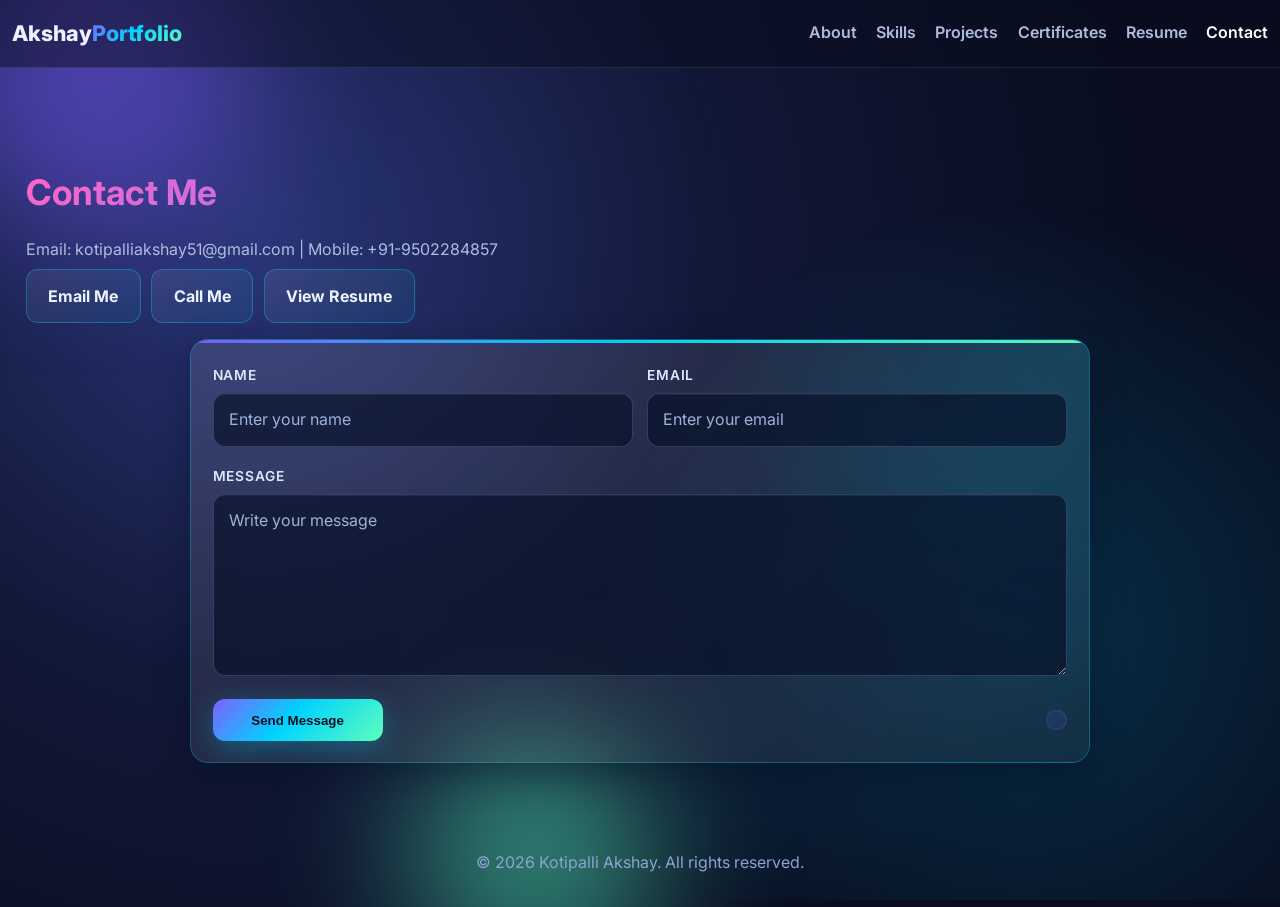
<file: contact.html>
<!DOCTYPE html>
<html lang="en">
<head>
  <meta charset="UTF-8" />
  <meta name="viewport" content="width=device-width, initial-scale=1.0" />
  <title>Contact | Kotipalli Akshay</title>
  <link rel="icon" type="image/svg+xml" href="favicon.svg" />
  <link rel="shortcut icon" href="favicon.svg" />
  <link rel="preconnect" href="https://fonts.googleapis.com" />
  <link rel="preconnect" href="https://fonts.gstatic.com" crossorigin />
  <link href="https://fonts.googleapis.com/css2?family=Inter:wght@400;500;600;700;800&display=swap" rel="stylesheet" />
  <link rel="stylesheet" href="style.css?v=20260310-3" />
</head>
<body>
  <div class="bg-orb orb-1"></div>
  <div class="bg-orb orb-3"></div>

  <header class="header">
    <nav class="navbar container">
      <a href="index.html" class="brand">Akshay<span>Portfolio</span></a>
      <button class="menu-btn" id="menuBtn" aria-label="Open navigation">
        <span></span><span></span><span></span>
      </button>
      <ul class="nav-links" id="navLinks">
        <li><a href="index.html#about">About</a></li>
        <li><a href="index.html#skills">Skills</a></li>
        <li><a href="index.html#projects">Projects</a></li>
        <li><a href="index.html#certificates">Certificates</a></li>
        <li><a href="index.html#resume">Resume</a></li>
        <li><a href="contact.html" class="active">Contact</a></li>
      </ul>
    </nav>
  </header>

  <main class="container contact-wrap">
    <section class="page-header reveal">
      <h1 class="page-title">Contact Me</h1>
      <p class="contact-intro">Email: kotipalliakshay51@gmail.com | Mobile: +91-9502284857</p>
    </section>

    <section class="reveal">
      <div class="hero-actions">
        <a href="mailto:kotipalliakshay51@gmail.com" class="btn btn-outline">Email Me</a>
        <a href="tel:+919502284857" class="btn btn-outline">Call Me</a>
        <a href="Akshay__Resume.pdf" class="btn btn-outline" target="_blank" rel="noopener">View Resume</a>
      </div>

      <div class="contact-card">
        <form id="contactForm" class="contact-form">
          <div class="contact-row">
            <div>
              <label for="name">Name</label>
              <input id="name" name="name" type="text" placeholder="Enter your name" autocomplete="name" required />
            </div>

            <div>
              <label for="email">Email</label>
              <input id="email" name="email" type="email" placeholder="Enter your email" autocomplete="email" required />
            </div>
          </div>

          <div>
            <label for="message">Message</label>
            <textarea id="message" name="message" rows="6" placeholder="Write your message" required></textarea>
          </div>

          <div class="contact-actions">
            <button type="submit" class="btn btn-primary">Send Message</button>
            <p id="formStatus" class="form-note" aria-live="polite"></p>
          </div>
        </form>
      </div>
    </section>
  </main>

  <footer class="footer container">
    <p>© 2026 Kotipalli Akshay. All rights reserved.</p>
  </footer>

  <script src="script.js?v=20260306-1"></script>
</body>
</html>
</file>
<file: style.css>
:root {
  --bg: #090d1f;
  --text: #ecf2ff;
  --muted: #adbcdf;
  --card: rgba(255, 255, 255, 0.08);
  --stroke: rgba(255, 255, 255, 0.2);
  --gradient: linear-gradient(135deg, #7f5fff, #00d2ff 45%, #5dffbc);
  --gradient-2: linear-gradient(135deg, #ff64c6, #837dff 45%, #2cd8ff);
}

* {
  box-sizing: border-box;
  margin: 0;
  padding: 0;
}

html {
  scroll-behavior: smooth;
}

body {
  font-family: "Inter", sans-serif;
  background: radial-gradient(circle at 15% 20%, #1a2350 0%, var(--bg) 48%);
  background-size: 140% 140%;
  color: var(--text);
  line-height: 1.6;
  min-height: 100vh;
  overflow-x: hidden;
  position: relative;
  animation: bgPan 18s ease-in-out infinite alternate;
}

body::before,
body::after {
  content: "";
  position: fixed;
  inset: 0;
  pointer-events: none;
  z-index: 0;
}

body::before {
  background:
    radial-gradient(circle at 20% 25%, rgba(97, 118, 255, 0.22), transparent 38%),
    radial-gradient(circle at 80% 70%, rgba(0, 204, 255, 0.18), transparent 36%);
  animation: ambientShift 18s ease-in-out infinite alternate;
}

body::after {
  background-image:
    linear-gradient(rgba(255, 255, 255, 0.045) 1px, transparent 1px),
    linear-gradient(90deg, rgba(255, 255, 255, 0.045) 1px, transparent 1px);
  background-size: 48px 48px;
  opacity: 0.18;
  mask-image: radial-gradient(circle at center, rgba(0, 0, 0, 0.8), transparent 72%);
  animation: gridFloat 28s linear infinite;
}

.container {
  width: min(1400px, 96%);
  margin-inline: auto;
}

.bg-orb {
  position: fixed;
  border-radius: 50%;
  filter: blur(72px);
  z-index: 1;
  opacity: 0.5;
}

main,
footer {
  position: relative;
  z-index: 2;
}

.orb-1 {
  width: 320px;
  height: 320px;
  background: #7b5cff;
  top: -90px;
  left: -70px;
  animation: orbMove1 20s ease-in-out infinite;
}

.orb-2 {
  width: 290px;
  height: 290px;
  background: #00ceff;
  top: 25%;
  right: -70px;
  animation: orbMove2 24s ease-in-out infinite;
}

.orb-3 {
  width: 250px;
  height: 250px;
  background: #58ffc4;
  bottom: -80px;
  left: 32%;
  animation: orbMove3 22s ease-in-out infinite;
}

.header {
  position: sticky;
  top: 0;
  z-index: 100;
  backdrop-filter: blur(12px);
  background: rgba(9, 13, 31, 0.48);
  border-bottom: 1px solid rgba(255, 255, 255, 0.1);
}

.navbar {
  display: flex;
  align-items: center;
  justify-content: space-between;
  padding: 1rem 0;
  position: relative;
}

.header .navbar.container {
  width: 100%;
  max-width: none;
  padding-inline: 0.75rem;
}

.brand {
  text-decoration: none;
  color: var(--text);
  font-size: 1.35rem;
  font-weight: 800;
}

.brand span {
  background: var(--gradient);
  -webkit-background-clip: text;
  background-clip: text;
  color: transparent;
}

.nav-links {
  list-style: none;
  display: flex;
  gap: 1.2rem;
}

.nav-links a {
  text-decoration: none;
  color: var(--muted);
  font-weight: 600;
  transition: color 0.2s ease;
}

.nav-links a:hover,
.nav-links a.active {
  color: #ffffff;
}

.menu-btn {
  display: none;
  border: 0;
  background: transparent;
  cursor: pointer;
}

.menu-btn span {
  width: 24px;
  height: 2px;
  background: #fff;
  display: block;
  margin: 4px 0;
}

.hero {
  min-height: 82vh;
  display: grid;
  grid-template-columns: 1.1fr 0.9fr;
  gap: 2rem;
  align-items: center;
  padding-block: 4.2rem;
}

.eyebrow {
  color: #a4b4ff;
  font-weight: 700;
  margin-bottom: 0.9rem;
}

.hero h1 {
  font-size: clamp(2rem, 4vw, 3.15rem);
  line-height: 1.2;
  margin-bottom: 1rem;
}

.lead,
.section p,
.project-card p,
.hero-card p,
.cert-item p {
  color: var(--muted);
}

.lead {
  max-width: 64ch;
  margin-bottom: 1.4rem;
}

.hero-actions {
  display: flex;
  gap: 1rem;
  flex-wrap: wrap;
}

.btn {
  text-decoration: none;
  border-radius: 12px;
  padding: 0.82rem 1.35rem;
  font-weight: 700;
  display: inline-flex;
  align-items: center;
  justify-content: center;
  border: 0;
  cursor: pointer;
  transition: transform 0.2s ease, box-shadow 0.3s ease;
}

.btn:hover {
  transform: translateY(-2px);
}

.btn-primary {
  color: #071224;
  background: var(--gradient);
  box-shadow: 0 8px 30px rgba(0, 210, 255, 0.32);
}

.btn-outline {
  color: var(--text);
  border: 1px solid var(--stroke);
  background: rgba(255, 255, 255, 0.03);
}

.hero-card,
.glass-card,
.project-card,
.cert-item,
.contact-card {
  background: var(--card);
  border: 1px solid var(--stroke);
  border-radius: 18px;
  backdrop-filter: blur(8px);
}

.hero-card {
  padding: 1.3rem;
}

.snapshot-card {
  display: grid;
  justify-items: center;
  text-align: center;
  gap: 0.55rem;
}

.snapshot-meta {
  font-size: 0.92rem;
}

.snapshot-card .stats {
  width: 100%;
}

.about-layout {
  display: grid;
  grid-template-columns: 1.5fr 0.5fr;
  gap: 1.5rem;
  align-items: start;
}

.about-copy {
  display: grid;
  gap: 0.9rem;
}

.about-copy p {
  margin: 0;
  text-align: justify;
}

.about-photo-card {
  justify-self: center;
  width: 100%;
  max-width: 220px;
  padding: 0;
  background: transparent;
  border: 0;
  backdrop-filter: none;
}

.about-photo-wrap {
  width: clamp(122px, 16vw, 154px);
  aspect-ratio: 3 / 4;
  margin-inline: auto;
  border-radius: 14px;
  overflow: hidden;
  position: relative;
  isolation: isolate;
  border: 0;
  background:
    radial-gradient(circle at 30% 24%, rgba(241, 248, 255, 0.3), rgba(255, 255, 255, 0.06) 38%, transparent 56%),
    linear-gradient(145deg, #0d2e63 0%, #145182 48%, #1a7ba5 100%);
  box-shadow: 0 10px 24px rgba(5, 10, 24, 0.3);
}

.about-photo-wrap::before,
.about-photo-wrap::after {
  content: "";
  position: absolute;
  inset: 0;
  pointer-events: none;
  z-index: 2;
}

.about-photo-wrap::before {
  background:
    radial-gradient(circle at 52% 48%, transparent 57%, rgba(10, 29, 67, 0.38) 82%, rgba(9, 13, 31, 0.66) 100%),
    linear-gradient(to bottom, rgba(16, 79, 125, 0.2), transparent 35%, rgba(9, 13, 31, 0.4));
}

.about-photo-wrap::after {
  opacity: 0.65;
  background:
    radial-gradient(circle at 34% 22%, rgba(255, 255, 255, 0.2), transparent 40%);
}

.about-photo {
  position: relative;
  z-index: 1;
  width: 100%;
  height: 100%;
  object-fit: cover;
  object-position: center 16%;
  display: block;
  filter: contrast(1.02) brightness(0.98) saturate(1.08);
  transform: scale(1.12);
}

.skill-card {
  position: relative;
  overflow: hidden;
}

.skill-card::before {
  content: "";
  position: absolute;
  left: 0;
  right: 0;
  top: 0;
  height: 3px;
  background: var(--gradient);
  opacity: 0.95;
}

.skill-card h3 {
  font-size: 1.02rem;
  margin-bottom: 0.75rem;
  color: #f6f9ff;
}

.skill-chip-list {
  list-style: none;
  display: flex;
  flex-wrap: wrap;
  gap: 0.5rem;
}

.skill-chip-list li {
  border-radius: 999px;
  padding: 0.35rem 0.7rem;
  background: rgba(255, 255, 255, 0.08);
  border: 1px solid rgba(255, 255, 255, 0.2);
  color: #dfe9ff;
  font-size: 0.82rem;
  line-height: 1.2;
}

.stats {
  margin-top: 1rem;
  display: grid;
  grid-template-columns: repeat(3, minmax(0, 1fr));
  gap: 0.7rem;
}

.stats {
  margin-top: 1rem;
  display: grid;
  grid-template-columns: repeat(3, minmax(0, 1fr));
  gap: 0.7rem;
}

.stats div {
  border-radius: 12px;
  background: linear-gradient(135deg, rgba(127, 95, 255, 0.12), rgba(0, 210, 255, 0.08));
  padding: 0.85rem 0.7rem;
  display: flex;
  flex-direction: column;
  border: 1px solid rgba(127, 95, 255, 0.3);
  transition: all 0.3s ease;
  position: relative;
  overflow: hidden;
}

.stats div::before {
  content: "";
  position: absolute;
  inset: 0;
  background: radial-gradient(circle at 100% 0%, rgba(0, 210, 255, 0.2), transparent 60%);
  opacity: 0;
  transition: opacity 0.3s ease;
}

.stats div:hover {
  transform: translateY(-4px);
  border-color: rgba(0, 210, 255, 0.6);
  box-shadow: 0 8px 20px rgba(0, 210, 255, 0.15);
}

.stats div:hover::before {
  opacity: 1;
}

.stats strong {
  font-size: 1.32rem;
  font-weight: 800;
  background: var(--gradient);
  -webkit-background-clip: text;
  background-clip: text;
  color: transparent;
  margin-bottom: 0.3rem;
}

.stats span {
  color: #c7d9ff;
  font-size: 0.8rem;
  font-weight: 500;
}

.section {
  padding-block: 4.2rem 1.5rem;
}

#education {
  --edu-accent: linear-gradient(135deg, #7f5fff, #00d2ff 45%, #5dffbc);
}

#education .projects-grid {
  grid-template-columns: repeat(auto-fit, minmax(320px, 1fr));
  gap: 1.2rem;
}

.education-card {
  background: var(--card);
  border: 1px solid var(--stroke);
  border-radius: 16px;
  backdrop-filter: blur(8px);
  padding: 1.3rem;
  transition: all 0.3s ease;
  position: relative;
  overflow: hidden;
  display: flex;
  flex-direction: column;
}

.education-card::before {
  content: "";
  position: absolute;
  left: -100%;
  top: 0;
  bottom: 0;
  width: 100%;
  background: linear-gradient(90deg, transparent, rgba(127, 95, 255, 0.15), transparent);
  transition: left 0.5s ease;
}

.education-card:hover::before {
  left: 100%;
}

.education-card:hover {
  transform: translateY(-8px);
  border-color: rgba(127, 95, 255, 0.5);
  box-shadow: 0 12px 28px rgba(127, 95, 255, 0.15);
}

.education-badge {
  display: inline-flex;
  align-items: center;
  gap: 0.4rem;
  padding: 0.4rem 0.8rem;
  background: rgba(127, 95, 255, 0.15);
  border: 1px solid rgba(127, 95, 255, 0.3);
  border-radius: 999px;
  font-size: 0.78rem;
  font-weight: 600;
  color: #d4c5ff;
  margin-bottom: 0.8rem;
  width: fit-content;
}

.education-card h3 {
  font-size: 1.1rem;
  margin-bottom: 0.4rem;
  background: linear-gradient(135deg, #e8f0ff, #d4c5ff);
  -webkit-background-clip: text;
  background-clip: text;
  color: transparent;
}

.education-card p {
  font-size: 0.95rem;
  color: var(--muted);
  line-height: 1.5;
  flex-grow: 1;
}

.education-highlights {
  display: grid;
  gap: 0.5rem;
  margin-top: 0.8rem;
  padding-top: 0.8rem;
  border-top: 1px solid rgba(255, 255, 255, 0.1);
  font-size: 0.87rem;
}

.education-highlights span {
  display: flex;
  gap: 0.5rem;
  color: #c7d9ff;
}

.education-highlights span::before {
  content: "▪︎";
  color: #7f5fff;
  font-weight: bold;
}

#internships {
  --internship-accent: linear-gradient(135deg, #ff64c6, #837dff 45%, #2cd8ff);
}

#internships .projects-grid {
  grid-template-columns: repeat(auto-fit, minmax(340px, 1fr));
  gap: 1.2rem;
}

.internship-card {
  background: var(--card);
  border: 1px solid var(--stroke);
  border-radius: 16px;
  backdrop-filter: blur(8px);
  padding: 1.4rem;
  transition: all 0.3s ease;
  position: relative;
  overflow: hidden;
  display: flex;
  flex-direction: column;
  border-left: 3px solid #ff64c6;
}

.internship-card::after {
  content: "";
  position: absolute;
  top: 0;
  left: 0;
  right: 0;
  height: 2px;
  background: linear-gradient(90deg, #ff64c6, #837dff, #2cd8ff, transparent);
  opacity: 0;
  transition: opacity 0.3s ease;
}

.internship-card:hover::after {
  opacity: 1;
}

.internship-card:hover {
  transform: translateY(-8px);
  border-color: rgba(255, 100, 198, 0.4);
  box-shadow: 0 12px 28px rgba(255, 100, 198, 0.1);
}

.internship-company {
  font-size: 0.8rem;
  font-weight: 700;
  text-transform: uppercase;
  letter-spacing: 0.06em;
  color: #ff64c6;
  margin-bottom: 0.35rem;
}

.internship-card h3 {
  font-size: 1.15rem;
  margin-bottom: 0.3rem;
  color: #f0f6ff;
}

.internship-duration {
  font-size: 0.82rem;
  color: #b8c8e8;
  margin-bottom: 0.9rem;
  font-weight: 500;
}

.internship-card p {
  font-size: 0.93rem;
  color: var(--muted);
  line-height: 1.6;
  flex-grow: 1;
}

.internship-techs {
  display: flex;
  flex-wrap: wrap;
  gap: 0.4rem;
  margin-top: 0.85rem;
  padding-top: 0.85rem;
  border-top: 1px solid rgba(255, 255, 255, 0.1);
}

.internship-tech-tag {
  padding: 0.3rem 0.65rem;
  background: rgba(255, 100, 198, 0.12);
  border: 1px solid rgba(255, 100, 198, 0.25);
  border-radius: 6px;
  font-size: 0.78rem;
  color: #ff99d8;
  font-weight: 500;
}

#projects {
  --project-accent: linear-gradient(135deg, #5dffbc, #00d2ff 45%, #7f5fff);
}

#projects .projects-grid {
  grid-template-columns: repeat(auto-fit, minmax(320px, 1fr));
  gap: 1.2rem;
}

.project-card {
  position: relative;
  overflow: hidden;
  display: flex;
  flex-direction: column;
  background: linear-gradient(135deg, rgba(255, 255, 255, 0.06), rgba(93, 255, 188, 0.04));
  border-color: rgba(93, 255, 188, 0.2);
  transition: all 0.3s ease;
}

.project-card::before {
  content: "";
  position: absolute;
  inset: 0;
  background: linear-gradient(135deg, transparent 0%, rgba(93, 255, 188, 0.08) 50%, transparent 100%);
  opacity: 0;
  transition: opacity 0.3s ease;
  pointer-events: none;
}

.project-card:hover::before {
  opacity: 1;
}

.project-card:hover {
  transform: translateY(-8px);
  border-color: rgba(93, 255, 188, 0.5);
  box-shadow: 0 12px 32px rgba(93, 255, 188, 0.15);
  background: linear-gradient(135deg, rgba(255, 255, 255, 0.08), rgba(93, 255, 188, 0.06));
}

.project-card h3 {
  font-size: 1.12rem;
  margin-bottom: 0.6rem;
  background: linear-gradient(135deg, #e8fff6, #d0f5ff);
  -webkit-background-clip: text;
  background-clip: text;
  color: transparent;
  line-height: 1.4;
}

.project-card p {
  flex-grow: 1;
  margin-bottom: 0.8rem;
  font-size: 0.93rem;
  line-height: 1.6;
  color: var(--muted);
}

.tilt-card {
  transition: transform 0.3s cubic-bezier(0.23, 1, 0.320, 1);
}

.tilt-card:hover {
  transform: perspective(1000px) rotateX(1deg) rotateY(-2deg) translateY(-8px) scale(1.02);
}

.section h2,
.page-title {
  font-size: clamp(1.5rem, 3vw, 2.2rem);
  margin-bottom: 1rem;
  background: var(--gradient-2);
  -webkit-background-clip: text;
  background-clip: text;
  color: transparent;
}

.skills-grid,
.projects-grid,
.cert-grid,
.cert-list {
  margin-top: 1.25rem;
  display: grid;
  grid-template-columns: repeat(3, minmax(0, 1fr));
  gap: 1rem;
}

.cert-grid,
.cert-list {
  grid-template-columns: repeat(auto-fit, minmax(300px, 420px));
  justify-content: center;
  align-items: stretch;
}

.glass-card,
.project-card,
.cert-item {
  padding: 1.1rem;
  transition: transform 0.3s ease, border-color 0.3s ease;
}

.project-actions {
  margin-top: 0.9rem;
  display: flex;
  flex-wrap: wrap;
  gap: 0.55rem;
}

.project-actions .btn {
  padding: 0.55rem 0.9rem;
  font-size: 0.85rem;
  border-radius: 10px;
}

.glass-card:hover,
.project-card:hover,
.cert-item:hover {
  transform: translateY(-6px);
  border-color: rgba(255, 255, 255, 0.45);
}

.certificate-card {
  display: grid;
  gap: 0.7rem;
  height: 100%;
}

.certificate-card p,
.cert-item p {
  line-height: 1.5;
}

.certificate-card p + p,
.cert-item p + p {
  margin-top: 0.35rem;
}

.certificate-card strong,
.cert-item strong {
  color: #eef4ff;
  font-weight: 600;
}

.certificate-card h3 {
  margin-bottom: 0.2rem;
}

.certificate-preview {
  width: 100%;
  aspect-ratio: 16 / 10;
  border-radius: 14px;
  border: 1px solid rgba(255, 255, 255, 0.28);
  background: linear-gradient(150deg, rgba(255, 255, 255, 0.18), rgba(130, 176, 255, 0.08));
  display: flex;
  flex-direction: column;
  align-items: center;
  justify-content: center;
  text-align: center;
  padding: 0.8rem;
}

.certificate-preview-pdf {
  padding: 0;
  overflow: hidden;
  background: rgba(255, 255, 255, 0.86);
}

.certificate-image {
  width: 100%;
  height: 100%;
  object-fit: contain;
  display: block;
  background: #ffffff;
}

.certificate-actions {
  margin-top: 0.3rem;
  display: flex;
  flex-wrap: wrap;
  gap: 0.55rem;
}

.certificate-actions .btn {
  padding: 0.55rem 0.9rem;
  font-size: 0.85rem;
  border-radius: 10px;
}

.cert-item-extra {
  display: none;
}

.cert-item-extra.show {
  display: grid;
}

.certificate-preview span {
  font-size: 0.78rem;
  letter-spacing: 0.08em;
  text-transform: uppercase;
  color: #e5eeff;
}

.certificate-preview strong {
  margin-top: 0.4rem;
  font-size: 1rem;
  color: #ffffff;
}

.certificate-preview small {
  margin-top: 0.45rem;
  color: #c7d7ff;
  font-size: 0.78rem;
}

.center-action {
  margin-top: 1.4rem;
  display: flex;
  justify-content: center;
}

.page-header {
  padding-top: 3rem;
}

.page-header p {
  color: var(--muted);
}

.contact-wrap {
  padding-block: 3rem;
}

.contact-wrap .hero-actions {
  margin: 0.4rem 0 1rem;
  gap: 0.65rem;
}

.contact-wrap .hero-actions .btn {
  border-color: rgba(0, 210, 255, 0.35);
  background: linear-gradient(145deg, rgba(255, 255, 255, 0.08), rgba(0, 210, 255, 0.08));
}

.contact-intro {
  max-width: 72ch;
  color: var(--muted);
  line-height: 1.7;
}

.contact-card {
  width: min(900px, 100%);
  margin-top: 1rem;
  padding: 1.35rem;
  max-width: 900px;
  margin-inline: auto;
  border: 1px solid rgba(0, 210, 255, 0.28);
  background:
    radial-gradient(circle at 100% 0%, rgba(0, 210, 255, 0.16), transparent 36%),
    linear-gradient(145deg, rgba(255, 255, 255, 0.11), rgba(255, 255, 255, 0.05));
  box-shadow: 0 12px 34px rgba(3, 12, 30, 0.35);
  position: relative;
  overflow: hidden;
}

.contact-card::before {
  content: "";
  position: absolute;
  left: 0;
  right: 0;
  top: 0;
  height: 3px;
  background: var(--gradient);
  opacity: 0.95;
}

.contact-card:hover {
  transform: translateY(-4px);
  border-color: rgba(0, 210, 255, 0.5);
}

.contact-form {
  display: grid;
  gap: 1rem;
}

.contact-row {
  display: grid;
  grid-template-columns: repeat(2, minmax(0, 1fr));
  gap: 0.9rem;
}

.contact-form label {
  font-size: 0.86rem;
  font-weight: 600;
  color: #dce8ff;
  text-transform: uppercase;
  letter-spacing: 0.06em;
  display: inline-block;
  margin-bottom: 0.45rem;
}

.contact-form input,
.contact-form textarea {
  width: 100%;
  background: rgba(7, 17, 40, 0.68);
  border: 1px solid rgba(170, 197, 255, 0.22);
  border-radius: 12px;
  color: var(--text);
  padding: 0.82rem 0.95rem;
  font: inherit;
  transition: border-color 0.2s ease, box-shadow 0.2s ease, background 0.2s ease;
  box-shadow: inset 0 1px 0 rgba(255, 255, 255, 0.05);
}

.contact-form input::placeholder,
.contact-form textarea::placeholder {
  color: #9fb2da;
}

.contact-form input:hover,
.contact-form textarea:hover {
  border-color: rgba(0, 210, 255, 0.5);
  background: rgba(8, 20, 46, 0.74);
}

.contact-form input:focus,
.contact-form textarea:focus {
  outline: none;
  border-color: rgba(0, 210, 255, 0.82);
  box-shadow: 0 0 0 3px rgba(0, 210, 255, 0.2);
  background: rgba(7, 22, 50, 0.8);
}

.contact-form textarea {
  resize: vertical;
  min-height: 140px;
}

.contact-actions {
  display: flex;
  flex-wrap: wrap;
  align-items: center;
  justify-content: space-between;
  gap: 0.7rem 1rem;
}

.contact-actions .btn-primary {
  min-width: 170px;
}

.form-note {
  color: #c7ddff;
  font-size: 0.88rem;
  min-height: 1.3rem;
  padding: 0.32rem 0.6rem;
  border-radius: 999px;
  background: rgba(127, 95, 255, 0.12);
  border: 1px solid rgba(127, 95, 255, 0.26);
}

.footer {
  text-align: center;
  color: #8da3d1;
  padding: 2.4rem 0 2rem;
}

.reveal {
  opacity: 0;
  transform: translateY(28px);
  transition: opacity 0.85s ease, transform 0.85s ease;
}

.reveal.visible {
  opacity: 1;
  transform: translateY(0);
}

.float {
  animation: floatY 6s ease-in-out infinite;
}

@keyframes floatY {
  0%,
  100% {
    transform: translateY(0);
  }
  50% {
    transform: translateY(-10px);
  }
}

@keyframes morph {
  0%,
  100% {
    transform: scale(1);
  }
  50% {
    transform: scale(1.14);
  }
}

@keyframes bgPan {
  0% {
    background-position: 0% 0%;
  }
  50% {
    background-position: 50% 35%;
  }
  100% {
    background-position: 100% 75%;
  }
}

@keyframes gradientFlow {
  0% {
    background-position: 0% 0%, 100% 100%, 0% 50%;
  }
  50% {
    background-position: 100% 0%, 0% 100%, 100% 50%;
  }
  100% {
    background-position: 0% 100%, 100% 0%, 0% 50%;
  }
}

@keyframes orbMove1 {
  0%,
  100% {
    transform: translate(0, 0) scale(1);
  }
  30% {
    transform: translate(45px, 30px) scale(1.12);
  }
  60% {
    transform: translate(10px, 65px) scale(0.96);
  }
}

@keyframes orbMove2 {
  0%,
  100% {
    transform: translate(0, 0) scale(1);
  }
  35% {
    transform: translate(-55px, -18px) scale(1.08);
  }
  70% {
    transform: translate(-8px, 50px) scale(0.94);
  }
}

@keyframes orbMove3 {
  0%,
  100% {
    transform: translate(0, 0) scale(1);
  }
  40% {
    transform: translate(35px, -32px) scale(1.1);
  }
  75% {
    transform: translate(-28px, -8px) scale(0.95);
  }
}

@keyframes drift {
  0%,
  100% {
    translate: 0 0;
  }
  25% {
    translate: 10px -14px;
  }
  50% {
    translate: -8px -6px;
  }
  75% {
    translate: 7px 10px;
  }
}

@keyframes ambientShift {
  0% {
    transform: translate3d(0, 0, 0) scale(1);
    filter: saturate(100%);
  }
  50% {
    transform: translate3d(-1.5%, -1%, 0) scale(1.04);
    filter: saturate(118%);
  }
  100% {
    transform: translate3d(1.5%, 1%, 0) scale(1.02);
    filter: saturate(105%);
  }
}

@keyframes gridFloat {
  from {
    background-position: 0 0, 0 0;
  }
  to {
    background-position: 48px 48px, 48px 48px;
  }
}

@media (max-width: 980px) {
  .hero {
    min-height: auto;
    grid-template-columns: 1fr;
    padding-top: 2.7rem;
  }

  .about-layout {
    grid-template-columns: 1fr;
  }

  .contact-row {
    grid-template-columns: 1fr;
  }

  .about-copy p {
    text-align: left;
  }

  .skills-grid,
  .projects-grid,
  .cert-grid,
  .cert-list {
    grid-template-columns: repeat(2, minmax(0, 1fr));
  }
}

@media (max-width: 760px) {
  .menu-btn {
    display: block;
    position: relative;
    z-index: 121;
  }

  .nav-links {
    position: absolute;
    top: 100%;
    left: 0;
    right: 0;
    background: rgba(10, 15, 33, 0.98);
    border-bottom: 1px solid rgba(255, 255, 255, 0.09);
    display: grid;
    max-height: 0;
    overflow: hidden;
    opacity: 0;
    visibility: hidden;
    pointer-events: none;
    z-index: 120;
    transition: max-height 0.35s ease, opacity 0.2s ease;
  }

  .nav-links.open {
    max-height: calc(100dvh - 72px);
    overflow-y: auto;
    -webkit-overflow-scrolling: touch;
    opacity: 1;
    visibility: visible;
    pointer-events: auto;
  }

  .nav-links li {
    border-top: 1px solid rgba(255, 255, 255, 0.08);
    padding: 0.85rem 1rem;
  }

  .stats,
  .skills-grid,
  .projects-grid,
  .cert-grid,
  .cert-list {
    grid-template-columns: 1fr;
  }

  .certificate-preview {
    aspect-ratio: 16 / 10;
  }

  .contact-card {
    padding: 1rem;
  }

  .contact-wrap .hero-actions {
    display: grid;
    grid-template-columns: 1fr;
  }

  .contact-actions {
    justify-content: flex-start;
  }

  .form-note {
    width: 100%;
  }
}
</file>
